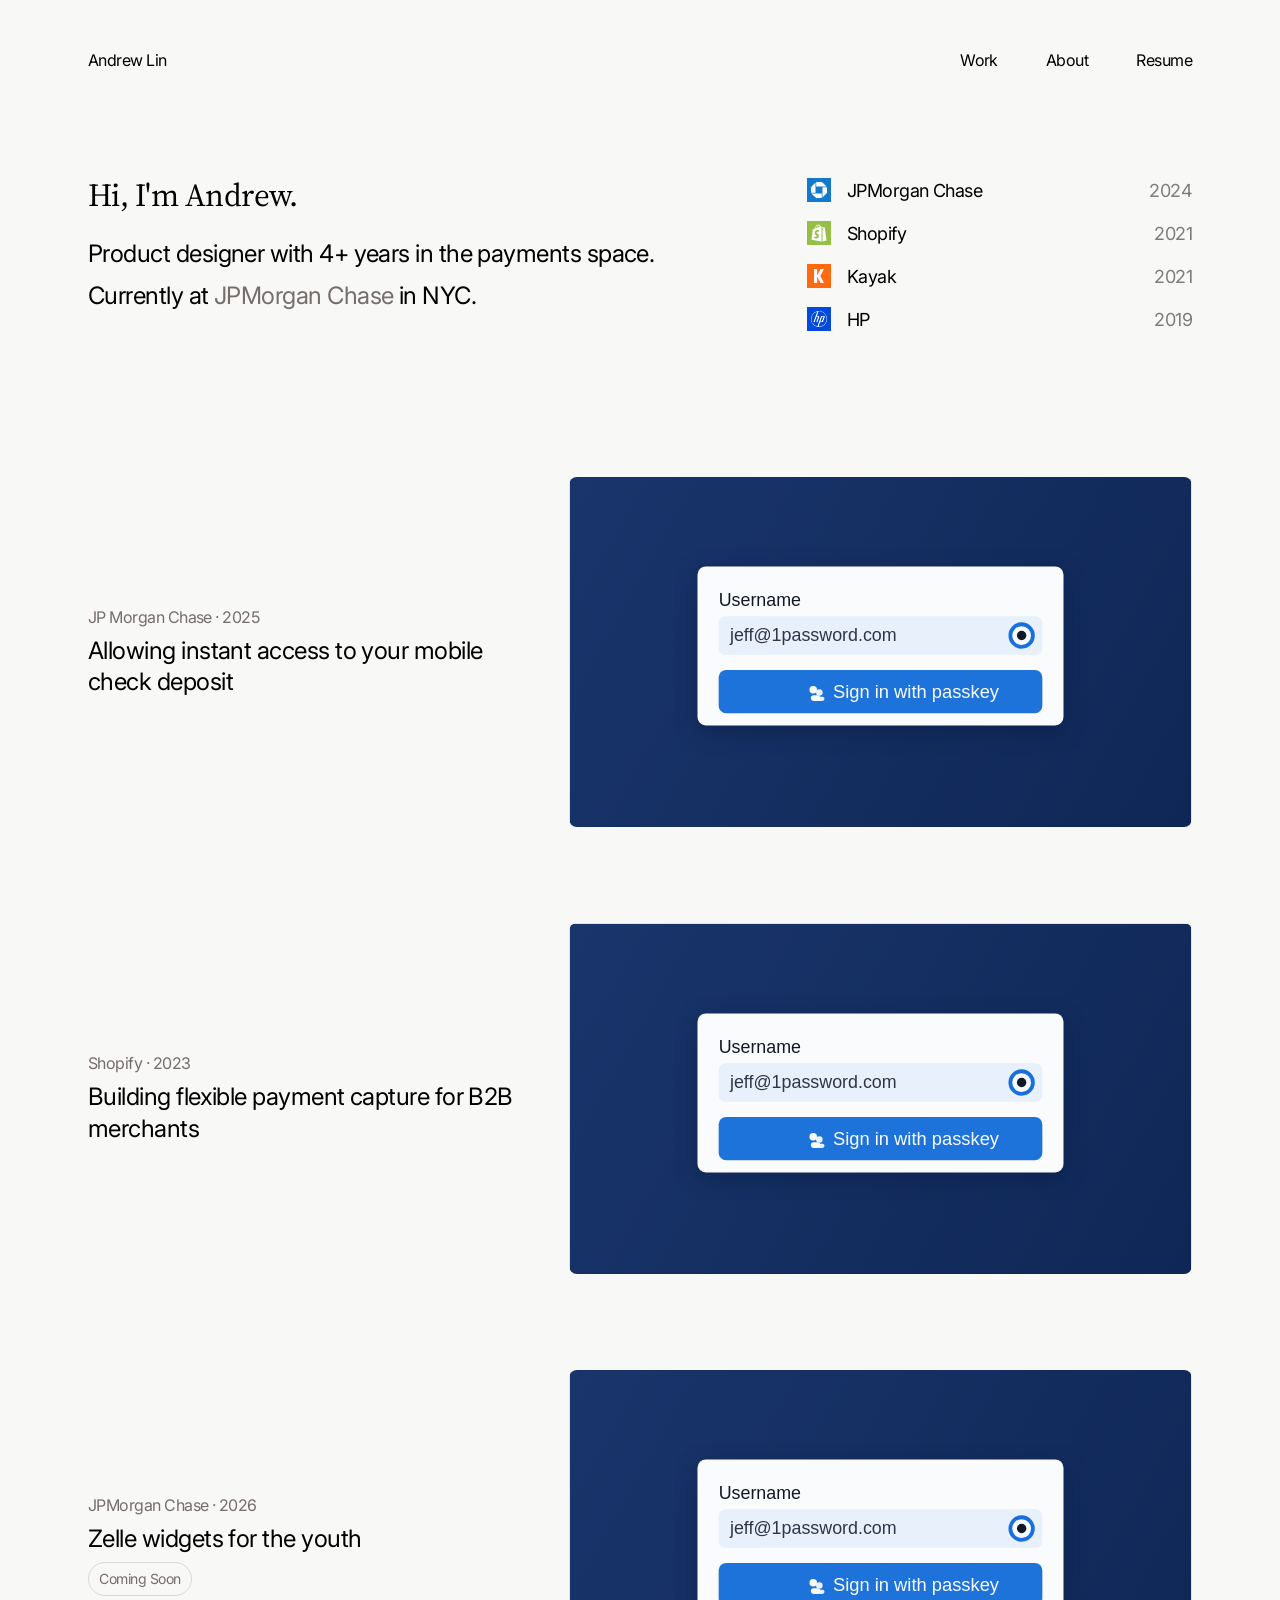
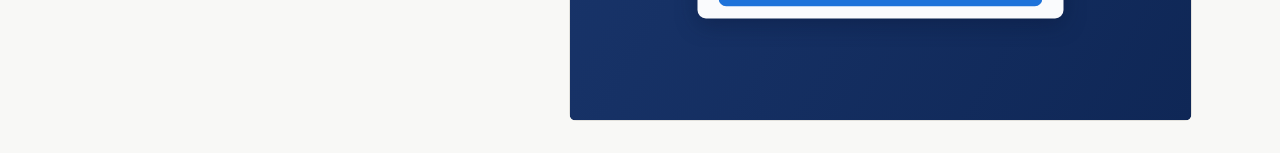
<file: index.html>
<!DOCTYPE html>
<html lang="en">
  <head>
    <meta charset="UTF-8">
    <meta name="viewport" content="width=device-width, initial-scale=1.0">
    <title>Andrew Lin | Product Designer</title>
    <meta name="description" content="Andrew Lin is a product designer focused on thoughtful, high-clarity experiences in the payments space.">
    <meta property="og:title" content="Andrew Lin | Product Designer">
    <meta property="og:description" content="Portfolio site for Andrew Lin, a product designer with experience across payments and commerce.">
    <meta property="og:type" content="website">
    <link rel="stylesheet" href="css/styles.css">
    <script defer src="js/main.js"></script>
  </head>
  <body>
    <a class="skip-link" href="#main-content">Skip to content</a>
    <div class="page-shell">
      <header class="site-header">
        <nav class="site-nav container-wide" aria-label="Primary">
          <a class="site-nav__home" href="./" aria-current="page">Andrew Lin</a>
          <div class="site-nav__links">
            <a class="site-nav__link" href="#work">Work</a>
            <a class="site-nav__link" href="about/">About</a>
            <a class="site-nav__link" href="assets/resume.pdf" target="_blank" rel="noreferrer">Resume</a>
          </div>
        </nav>
      </header>

      <main id="main-content" class="page-main">
        <section class="hero container-wide" data-reveal>
          <div class="hero__copy">
            <h1 class="display-title">Hi, I'm Andrew.</h1>
            <div class="hero__lede body-copy">
              <p>Product designer with 4+ years in the payments space.</p>
              <p>Currently at <span class="hero__highlight">JPMorgan Chase</span> in NYC.</p>
            </div>
          </div>
          <div class="hero__experience" aria-label="Experience timeline">
            <div class="experience-row">
              <div class="experience-row__brand">
                <span class="experience-icon experience-icon--jpmc" aria-hidden="true">
                  <img src="assets/svg/chase.svg" alt="">
                </span>
                <span>JPMorgan Chase</span>
              </div>
              <span class="experience-row__year">2024</span>
            </div>
            <div class="experience-row">
              <div class="experience-row__brand">
                <span class="experience-icon experience-icon--shopify" aria-hidden="true">
                  <img src="assets/svg/shopify.svg" alt="">
                </span>
                <span>Shopify</span>
              </div>
              <span class="experience-row__year">2021</span>
            </div>
            <div class="experience-row">
              <div class="experience-row__brand">
                <span class="experience-icon experience-icon--kayak" aria-hidden="true">
                  <img src="assets/svg/kayak.svg" alt="">
                </span>
                <span>Kayak</span>
              </div>
              <span class="experience-row__year">2021</span>
            </div>
            <div class="experience-row">
              <div class="experience-row__brand">
                <span class="experience-icon experience-icon--hp" aria-hidden="true">
                  <img src="assets/svg/hp.svg" alt="">
                </span>
                <span>HP</span>
              </div>
              <span class="experience-row__year">2019</span>
            </div>
          </div>
        </section>

        <section id="work" class="work-section container-wide" aria-labelledby="work-title">
          <h2 id="work-title" class="visually-hidden">Selected work</h2>
          <a class="work-card" href="case-studies/jpmc/" data-reveal>
            <div class="work-card__copy">
              <p class="eyebrow">JP Morgan Chase · 2025</p>
              <p class="section-title">Allowing instant access to your mobile check deposit</p>
            </div>
            <div class="media-placeholder work-card__media" role="img" aria-label="Placeholder cover for the JPMorgan Chase case study"></div>
          </a>

          <a class="work-card" href="case-studies/shopify/" data-reveal>
            <div class="work-card__copy">
              <p class="eyebrow">Shopify · 2023</p>
              <p class="section-title">Building flexible payment capture for B2B merchants</p>
            </div>
            <div class="media-placeholder work-card__media" role="img" aria-label="Placeholder cover for the Shopify case study"></div>
          </a>

          <article class="work-card work-card--wip" aria-labelledby="zelle-title" data-reveal>
            <div class="work-card__copy">
              <p class="eyebrow">JPMorgan Chase · 2026</p>
              <p id="zelle-title" class="section-title">Zelle widgets for the youth</p>
              <span class="status-pill">Coming Soon</span>
            </div>
            <div class="media-placeholder work-card__media" role="img" aria-label="Placeholder cover for an upcoming Zelle case study"></div>
          </article>
        </section>
      </main>

    </div>
  </body>
</html>
</file>
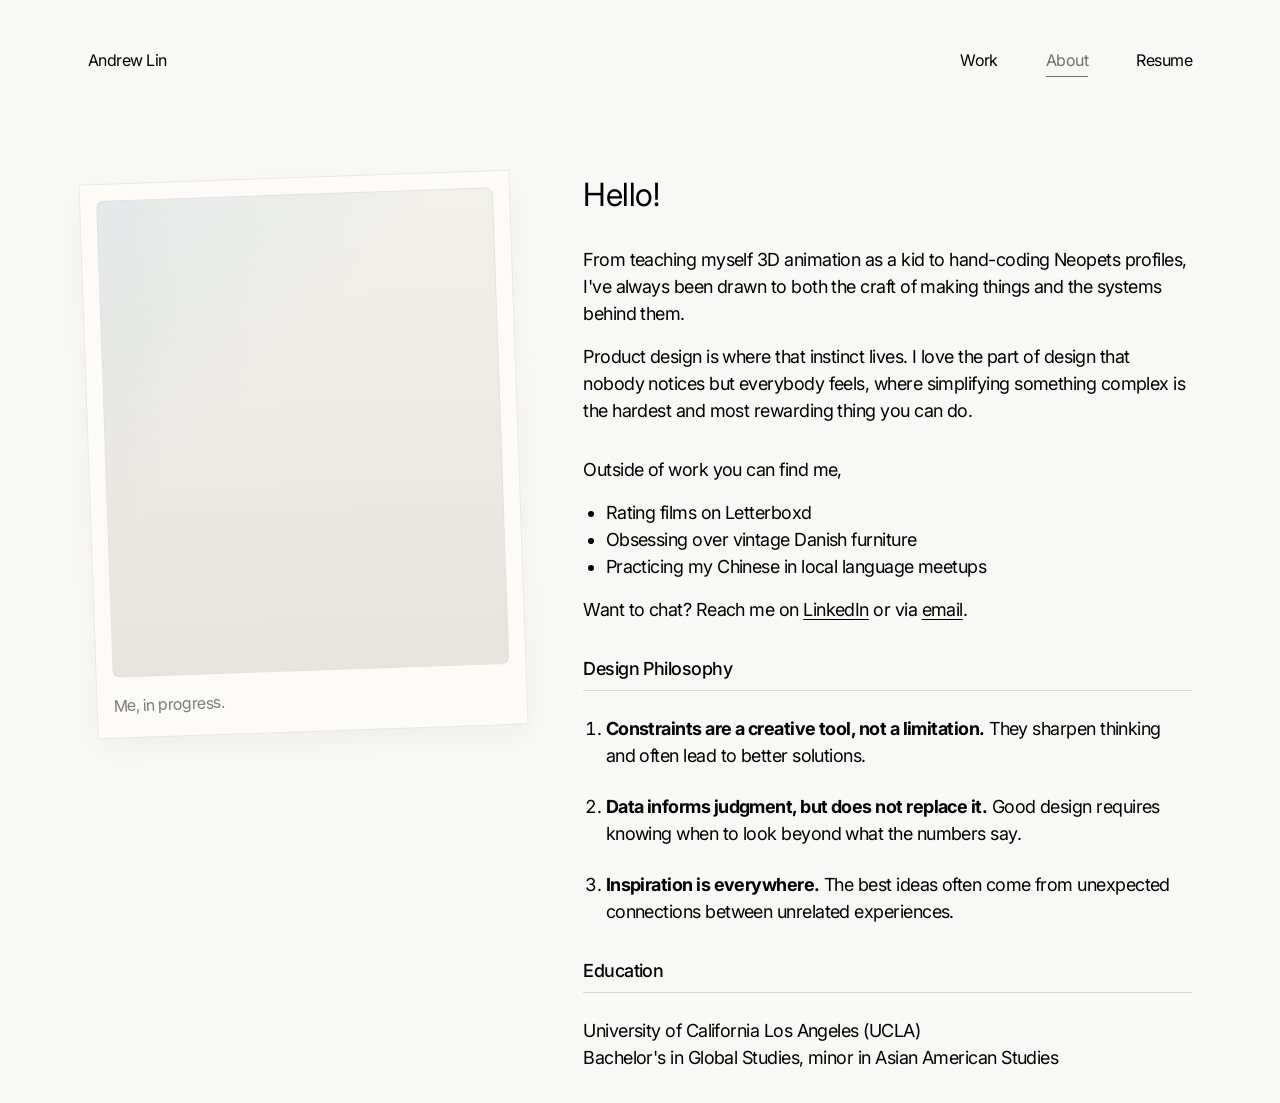
<file: about/index.html>
<!DOCTYPE html>
<html lang="en">
  <head>
    <meta charset="UTF-8">
    <meta name="viewport" content="width=device-width, initial-scale=1.0">
    <title>About | Andrew Lin</title>
    <meta name="description" content="Learn more about Andrew Lin, his design philosophy, background, and what shapes his practice.">
    <meta property="og:title" content="About | Andrew Lin">
    <meta property="og:description" content="The background, philosophy, and personal context behind Andrew Lin's design practice.">
    <meta property="og:type" content="website">
    <link rel="stylesheet" href="../css/styles.css">
    <script defer src="../js/main.js"></script>
  </head>
  <body>
    <a class="skip-link" href="#main-content">Skip to content</a>
    <div class="page-shell">
      <header class="site-header">
        <nav class="site-nav container-wide" aria-label="Primary">
          <a class="site-nav__home" href="../">Andrew Lin</a>
          <div class="site-nav__links">
            <a class="site-nav__link" href="../#work">Work</a>
            <a class="site-nav__link" href="./" aria-current="page">About</a>
            <a class="site-nav__link" href="../assets/resume.pdf" target="_blank" rel="noreferrer">Resume</a>
          </div>
        </nav>
      </header>

      <main id="main-content" class="page-main">
        <article class="about-page container-wide">
          <aside class="about-page__media" data-reveal>
            <figure class="polaroid" role="img" aria-label="Portrait placeholder for Andrew Lin">
              <div class="media-placeholder media-placeholder--portrait"></div>
              <figcaption class="polaroid__caption">Me, in progress.</figcaption>
            </figure>
          </aside>

          <div class="about-page__content">
            <section class="about-section" data-reveal>
              <h1 class="page-title">Hello!</h1>
            </section>

            <section class="about-section about-section--copy" data-reveal>
              <p class="body-copy">From teaching myself 3D animation as a kid to hand-coding Neopets profiles, I've always been drawn to both the craft of making things and the systems behind them.</p>
              <p class="body-copy">Product design is where that instinct lives. I love the part of design that nobody notices but everybody feels, where simplifying something complex is the hardest and most rewarding thing you can do.</p>
            </section>

            <section class="about-section" data-reveal>
              <div class="body-copy about-rich-text">
                <p>Outside of work you can find me,</p>
                <ul>
                  <li>Rating films on Letterboxd</li>
                  <li>Obsessing over vintage Danish furniture</li>
                  <li>Practicing my Chinese in local language meetups</li>
                </ul>
                <p>Want to chat? Reach me on <a class="inline-link" href="#">LinkedIn</a> or via <a class="inline-link" href="#">email</a>.</p>
              </div>
            </section>

            <section class="about-section" aria-labelledby="design-philosophy" data-reveal>
              <div class="about-section__heading-group">
                <h2 id="design-philosophy" class="about-section__heading">Design Philosophy</h2>
                <div class="section-divider"></div>
              </div>
              <ol class="philosophy-list body-copy">
                <li><strong>Constraints are a creative tool, not a limitation.</strong> They sharpen thinking and often lead to better solutions.</li>
                <li><strong>Data informs judgment, but does not replace it.</strong> Good design requires knowing when to look beyond what the numbers say.</li>
                <li><strong>Inspiration is everywhere.</strong> The best ideas often come from unexpected connections between unrelated experiences.</li>
              </ol>
            </section>

            <section class="about-section" aria-labelledby="education" data-reveal>
              <div class="about-section__heading-group">
                <h2 id="education" class="about-section__heading">Education</h2>
                <div class="section-divider"></div>
              </div>
              <div class="body-copy">
                <p>University of California Los Angeles (UCLA)</p>
                <p>Bachelor's in Global Studies, minor in Asian American Studies</p>
              </div>
            </section>
          </div>
        </article>
      </main>
    </div>
  </body>
</html>
</file>
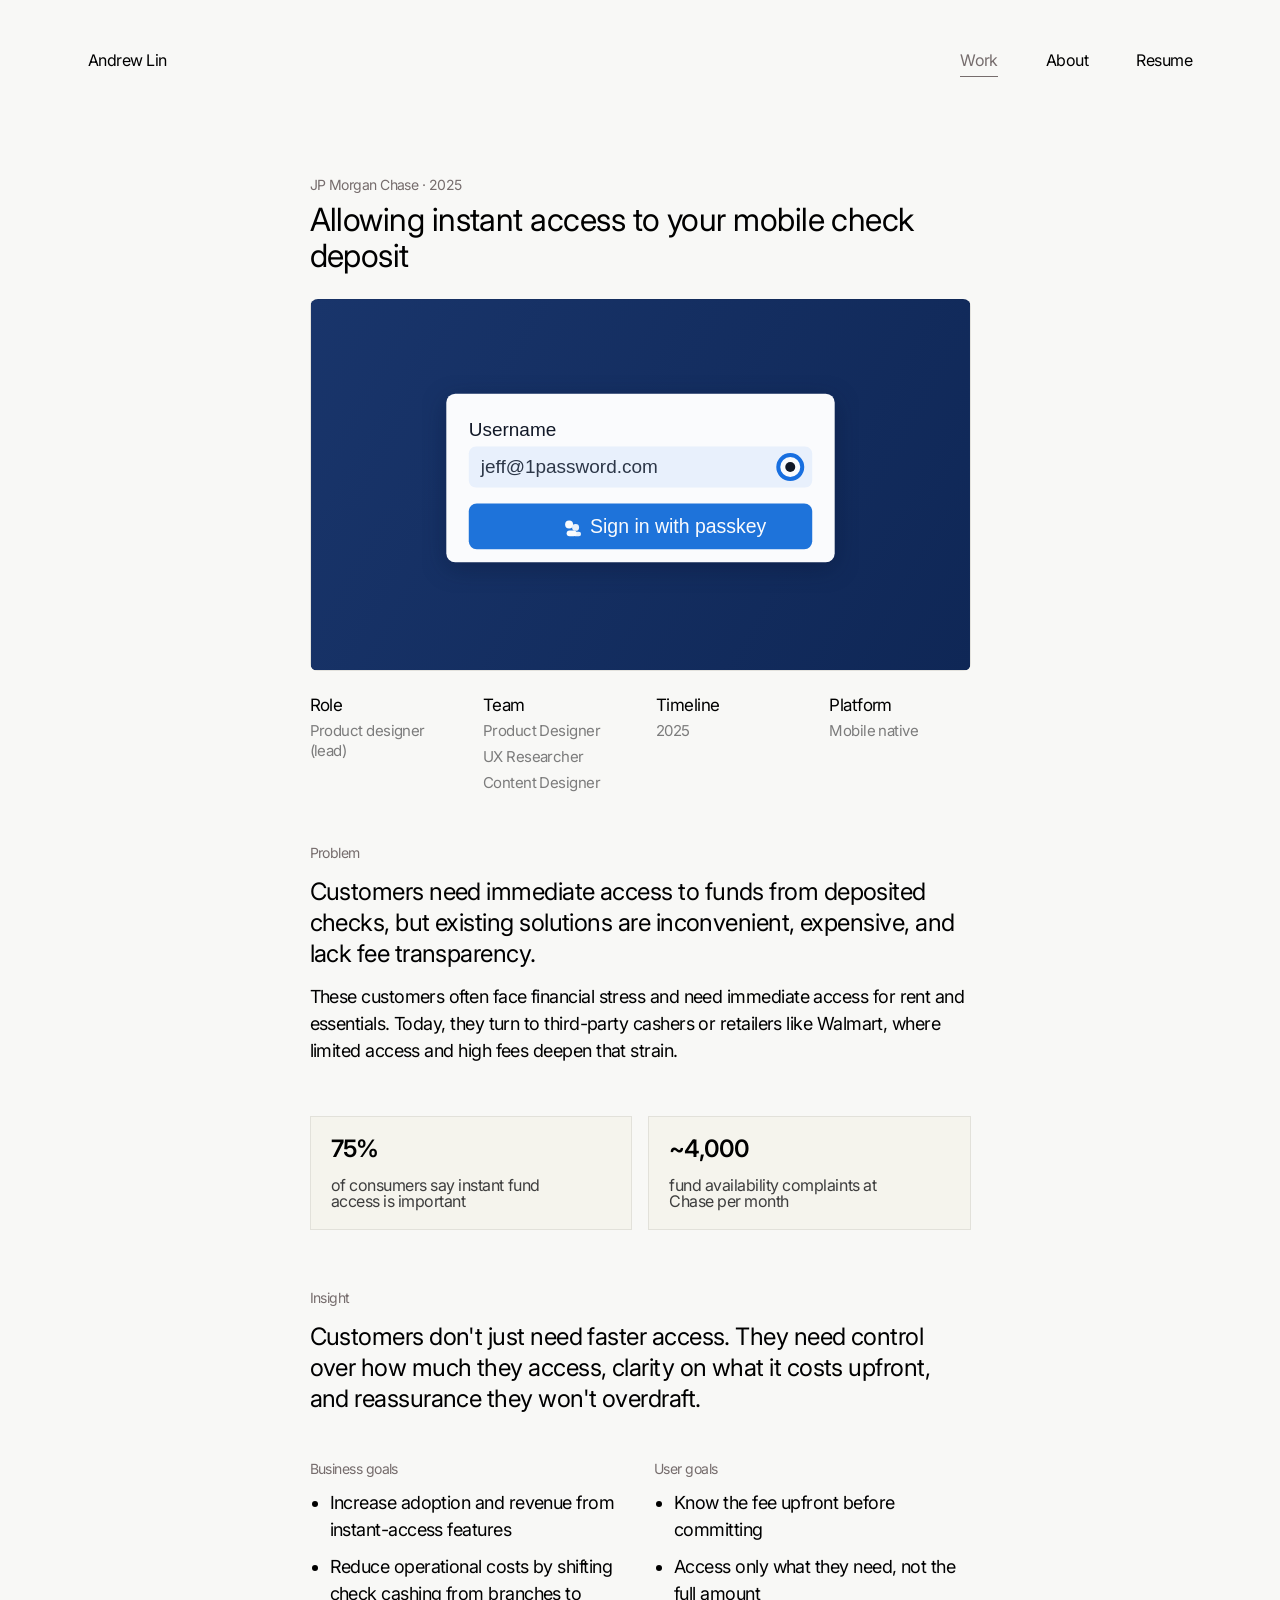
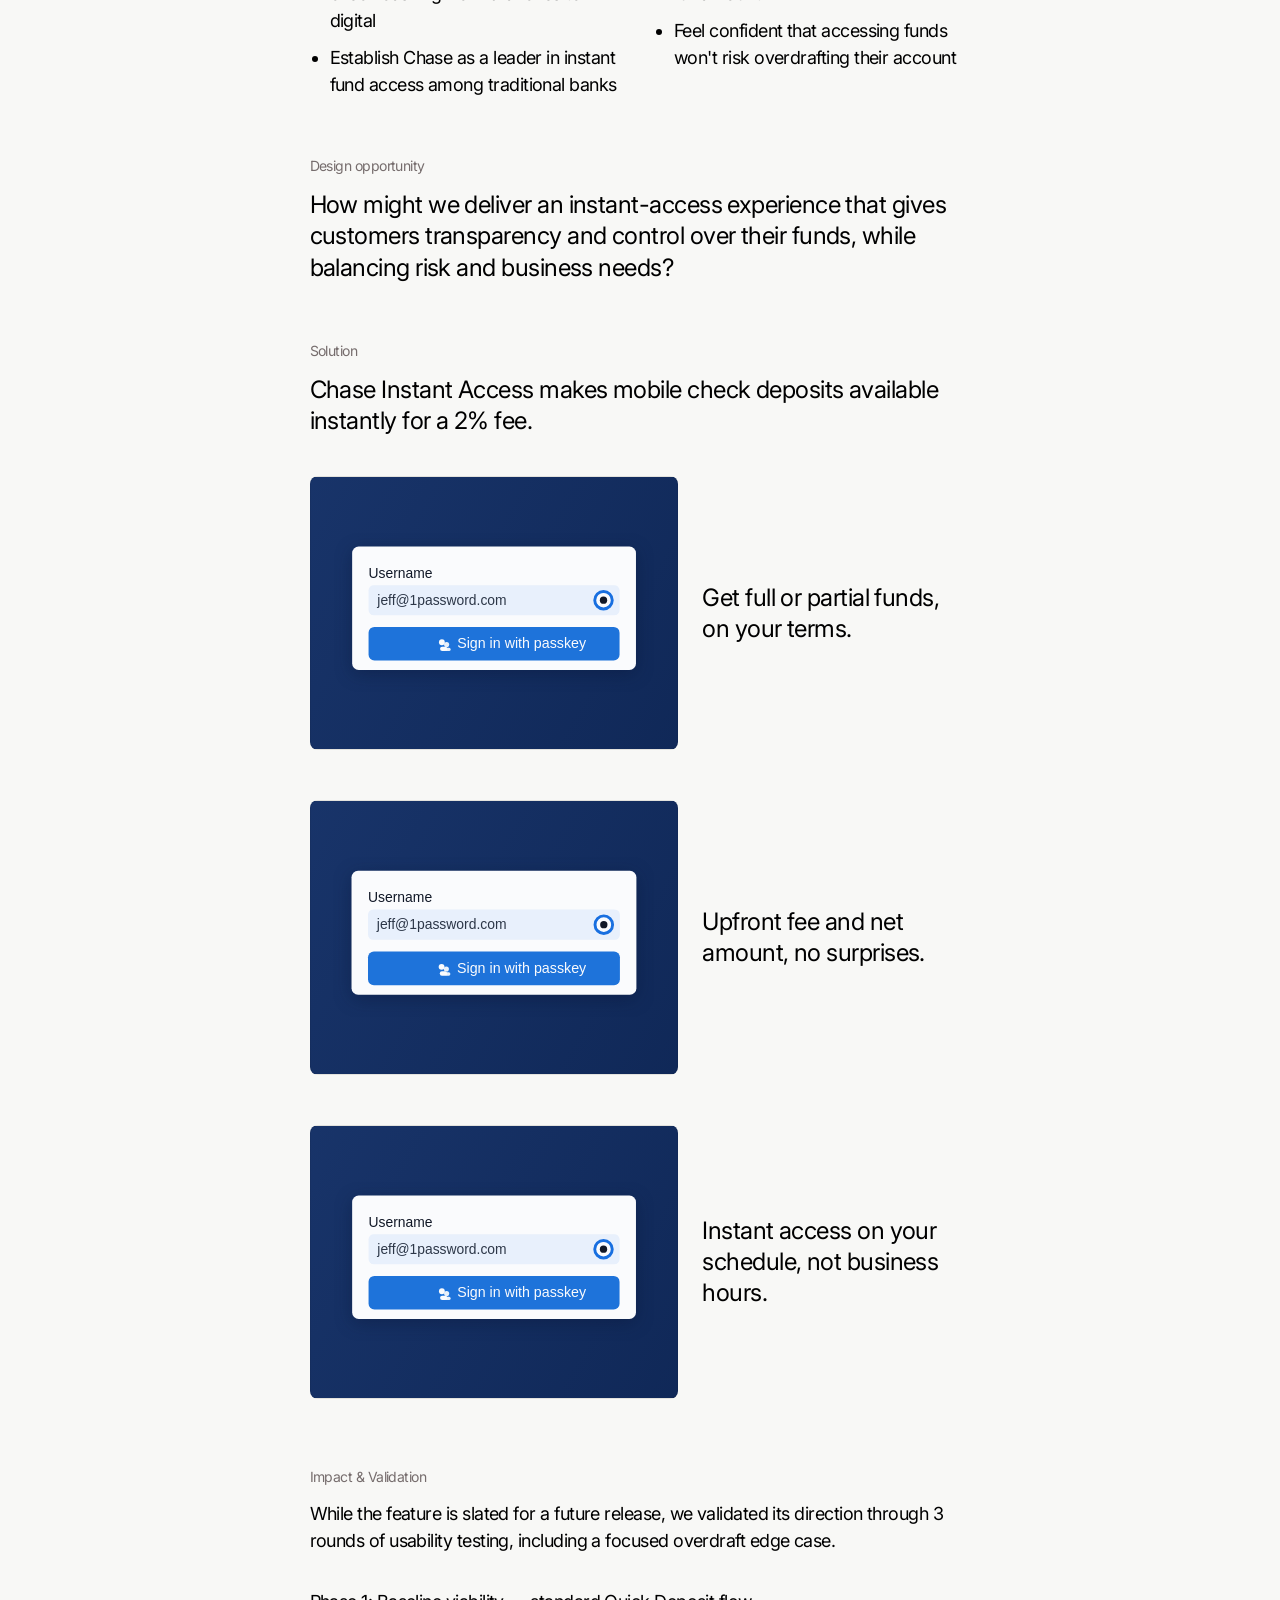
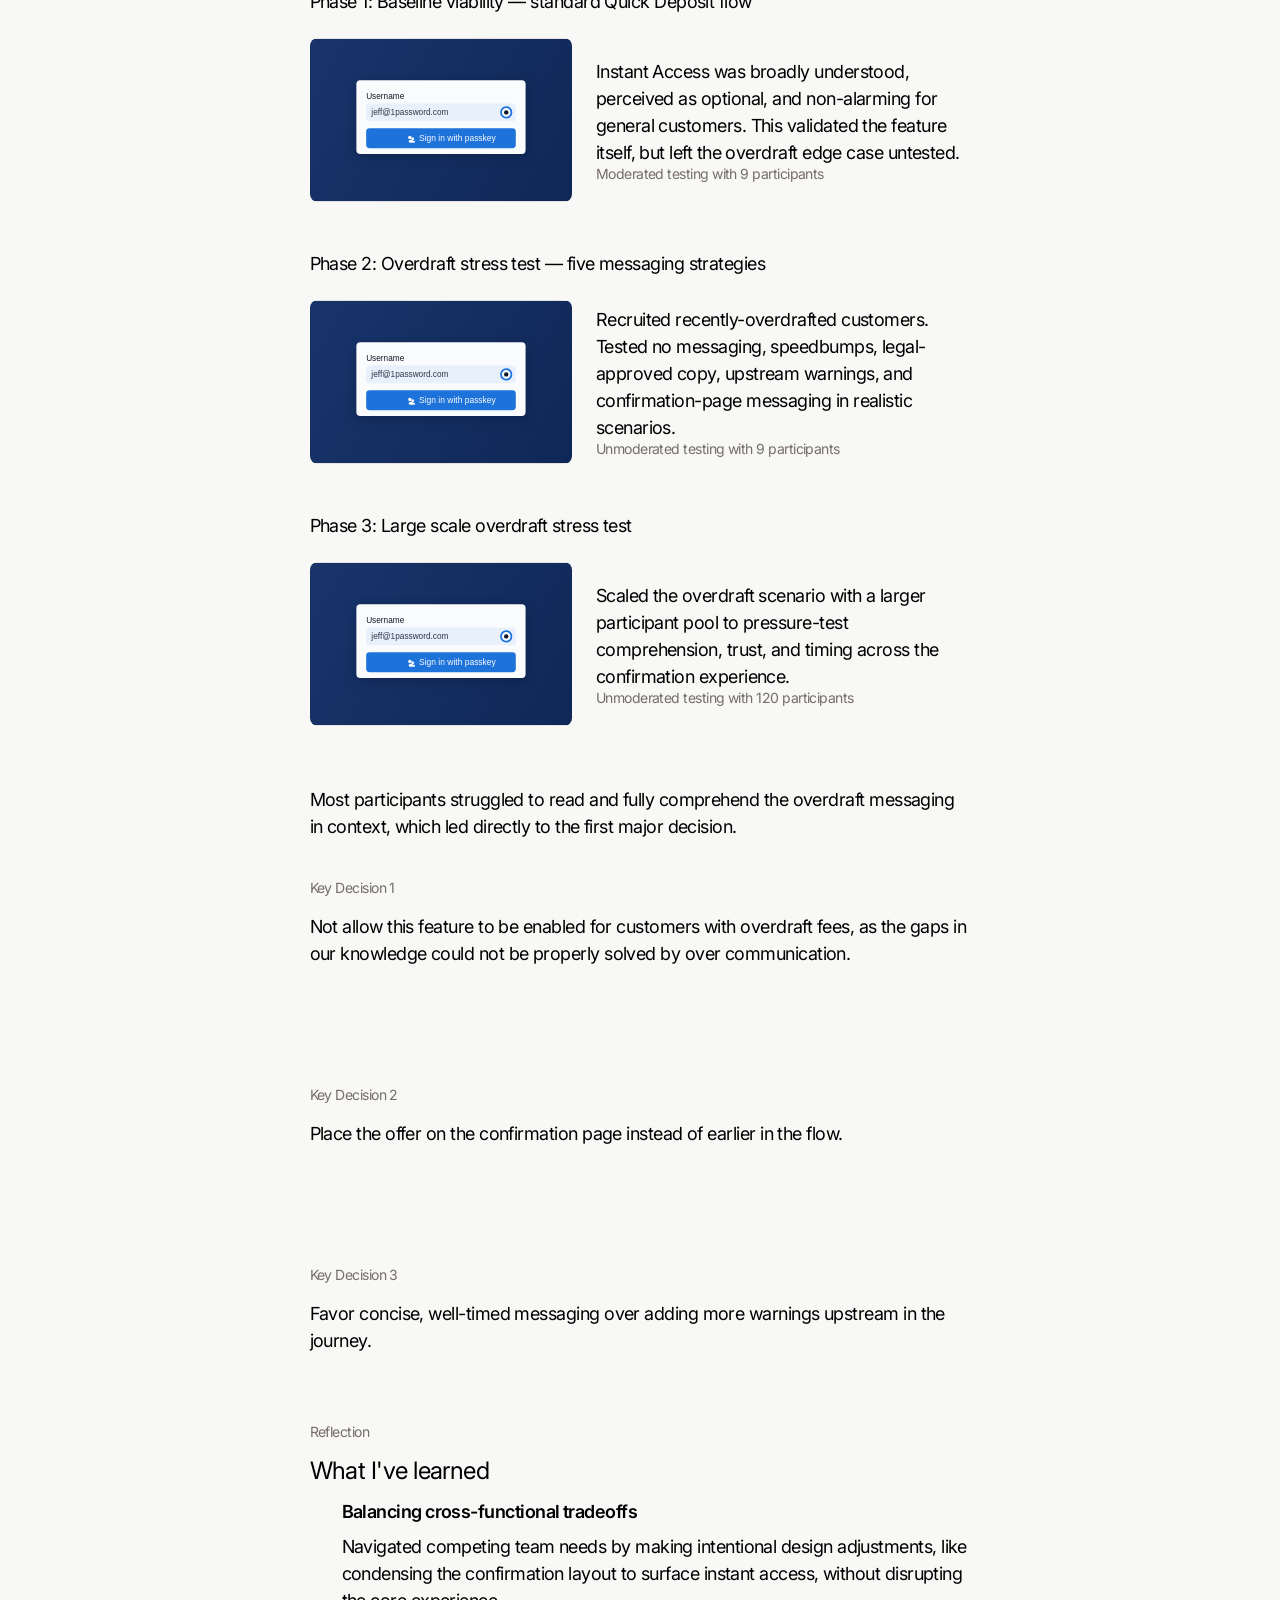
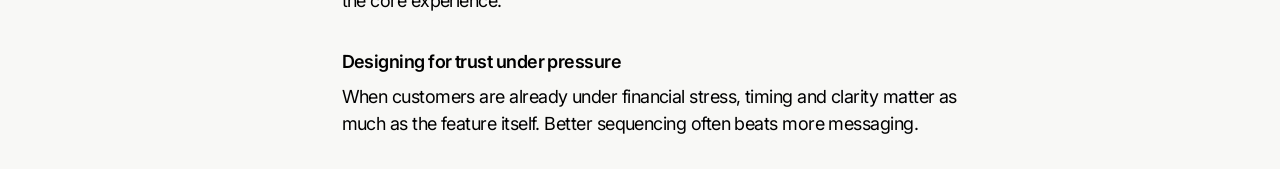
<file: case-studies/jpmc/index.html>
<!DOCTYPE html>
<html lang="en">
  <head>
    <meta charset="UTF-8">
    <meta name="viewport" content="width=device-width, initial-scale=1.0">
    <title>JPMorgan Chase Case Study | Andrew Lin</title>
    <meta name="description" content="A case study on designing instant access to mobile check deposits at JPMorgan Chase.">
    <meta property="og:title" content="JPMorgan Chase Case Study | Andrew Lin">
    <meta property="og:description" content="How Andrew Lin designed a clearer, more flexible instant-access experience for mobile check deposit.">
    <meta property="og:type" content="article">
    <link rel="stylesheet" href="../../css/styles.css">
    <script defer src="../../js/main.js"></script>
  </head>
  <body>
    <a class="skip-link" href="#main-content">Skip to content</a>
    <div class="page-shell">
      <header class="site-header">
        <nav class="site-nav container-wide" aria-label="Primary">
          <a class="site-nav__home" href="../../">Andrew Lin</a>
          <div class="site-nav__links">
            <a class="site-nav__link" href="../../#work" aria-current="page">Work</a>
            <a class="site-nav__link" href="../../about/">About</a>
            <a class="site-nav__link" href="../../assets/resume.pdf" target="_blank" rel="noreferrer">Resume</a>
          </div>
        </nav>
      </header>

      <main id="main-content" class="page-main">
        <article class="case-study case-study--jpmc container-narrow">
          <header class="cs-header" data-reveal>
            <p class="eyebrow">JP Morgan Chase · 2025</p>
            <h1 class="page-title">Allowing instant access to your mobile check deposit</h1>
          </header>

          <section class="cs-hero" data-reveal>
            <div class="media-placeholder media-placeholder--hero" role="img" aria-label="Placeholder mobile deposit hero image"></div>
          </section>

          <section class="cs-details" aria-label="Project details" data-reveal>
            <div class="cs-detail">
              <p class="eyebrow">Role</p>
              <p>Product designer (lead)</p>
            </div>
            <div class="cs-detail">
              <p class="eyebrow">Team</p>
              <p>Product Designer</p>
              <p>UX Researcher</p>
              <p>Content Designer</p>
            </div>
            <div class="cs-detail">
              <p class="eyebrow">Timeline</p>
              <p>2025</p>
            </div>
            <div class="cs-detail">
              <p class="eyebrow">Platform</p>
              <p>Mobile native</p>
            </div>
          </section>

          <section class="section-block section-block--problem" data-reveal>
            <p class="eyebrow">Problem</p>
            <h2 class="statement">Customers need immediate access to funds from deposited checks, but existing solutions are inconvenient, expensive, and lack fee transparency.</h2>
            <p class="body-copy">These customers often face financial stress and need immediate access for rent and essentials. Today, they turn to third-party cashers or retailers like Walmart, where limited access and high fees deepen that strain.</p>
          </section>

          <section class="stat-pair" aria-label="Key statistics" data-reveal>
            <article class="stat-card">
              <p class="stat-card__value">75%</p>
              <p class="stat-card__description">of consumers say instant fund<br>access is important</p>
            </article>
            <article class="stat-card">
              <p class="stat-card__value">~4,000</p>
              <p class="stat-card__description">fund availability complaints at<br>Chase per month</p>
            </article>
          </section>

          <section class="section-block section-block--insight" data-reveal>
            <p class="eyebrow">Insight</p>
            <h2 class="statement">Customers don't just need faster access. They need control over how much they access, clarity on what it costs upfront, and reassurance they won't overdraft.</h2>
          </section>

          <section class="split-columns split-columns--goals" data-reveal>
            <article class="split-card">
              <p class="eyebrow">Business goals</p>
              <ul class="body-copy split-card__list">
                <li>Increase adoption and revenue from instant-access features</li>
                <li>Reduce operational costs by shifting check cashing from branches to digital</li>
                <li>Establish Chase as a leader in instant fund access among traditional banks</li>
              </ul>
            </article>
            <article class="split-card">
              <p class="eyebrow">User goals</p>
              <ul class="body-copy split-card__list">
                <li>Know the fee upfront before committing</li>
                <li>Access only what they need, not the full amount</li>
                <li>Feel confident that accessing funds won't risk overdrafting their account</li>
              </ul>
            </article>
          </section>

          <section class="section-block section-block--opportunity" data-reveal>
            <p class="eyebrow">Design opportunity</p>
            <h2 class="statement">How might we deliver an instant-access experience that gives customers transparency and control over their funds, while balancing risk and business needs?</h2>
          </section>

          <section class="section-block section-block--solution" data-reveal>
            <p class="eyebrow">Solution</p>
            <h2 class="statement">Chase Instant Access makes mobile check deposits available instantly for a 2% fee.</h2>
          </section>

          <section class="feature-stack feature-stack--jpmc" aria-label="Solution highlights">
            <article class="feature-row" data-reveal>
              <div class="media-placeholder media-placeholder--feature" role="img" aria-label="Placeholder showing partial fund selection"></div>
              <div>
                <h2 class="section-title">Get full or partial funds, on your terms.</h2>
              </div>
            </article>
            <article class="feature-row" data-reveal>
              <div class="media-placeholder media-placeholder--feature" role="img" aria-label="Placeholder showing fee transparency"></div>
              <div>
                <h2 class="section-title">Upfront fee and net amount, no surprises.</h2>
              </div>
            </article>
            <article class="feature-row" data-reveal>
              <div class="media-placeholder media-placeholder--feature" role="img" aria-label="Placeholder showing instant access timing"></div>
              <div>
                <h2 class="section-title">Instant access on your schedule, not business hours.</h2>
              </div>
            </article>
          </section>

          <section class="section-block section-block--impact" data-reveal>
            <p class="eyebrow">Impact &amp; Validation</p>
            <p class="body-copy">While the feature is slated for a future release, we validated its direction through 3 rounds of usability testing, including a focused overdraft edge case.</p>
          </section>

          <section class="research-stack research-stack--jpmc" aria-label="Research phases">
            <article class="research-phase" data-reveal>
              <p class="section-label">Phase 1: Baseline viability — standard Quick Deposit flow</p>
              <div class="research-row">
                <div class="media-placeholder media-placeholder--research" role="img" aria-label="Placeholder for phase one testing screenshot"></div>
                <div>
                  <p class="body-copy">Instant Access was broadly understood, perceived as optional, and non-alarming for general customers. This validated the feature itself, but left the overdraft edge case untested.</p>
                  <p class="eyebrow">Moderated testing with 9 participants</p>
                </div>
              </div>
            </article>
            <article class="research-phase" data-reveal>
              <p class="section-label">Phase 2: Overdraft stress test — five messaging strategies</p>
              <div class="research-row">
                <div class="media-placeholder media-placeholder--research" role="img" aria-label="Placeholder for phase two testing screenshot"></div>
                <div>
                  <p class="body-copy">Recruited recently-overdrafted customers. Tested no messaging, speedbumps, legal-approved copy, upstream warnings, and confirmation-page messaging in realistic scenarios.</p>
                  <p class="eyebrow">Unmoderated testing with 9 participants</p>
                </div>
              </div>
            </article>
            <article class="research-phase" data-reveal>
              <p class="section-label">Phase 3: Large scale overdraft stress test</p>
              <div class="research-row">
                <div class="media-placeholder media-placeholder--research" role="img" aria-label="Placeholder for phase three testing screenshot"></div>
                <div>
                  <p class="body-copy">Scaled the overdraft scenario with a larger participant pool to pressure-test comprehension, trust, and timing across the confirmation experience.</p>
                  <p class="eyebrow">Unmoderated testing with 120 participants</p>
                </div>
              </div>
            </article>
          </section>

          <section class="section-block section-block--decision-intro" data-reveal>
            <p class="body-copy">Most participants struggled to read and fully comprehend the overdraft messaging in context, which led directly to the first major decision.</p>
          </section>

          <section class="decision-stack decision-stack--jpmc" aria-label="Key decisions">
            <article class="section-block" data-reveal>
              <p class="eyebrow">Key Decision 1</p>
              <p class="body-copy">Not allow this feature to be enabled for customers with overdraft fees, as the gaps in our knowledge could not be properly solved by over communication.</p>
            </article>
            <article class="section-block" data-reveal>
              <p class="eyebrow">Key Decision 2</p>
              <p class="body-copy">Place the offer on the confirmation page instead of earlier in the flow.</p>
            </article>
            <article class="section-block" data-reveal>
              <p class="eyebrow">Key Decision 3</p>
              <p class="body-copy">Favor concise, well-timed messaging over adding more warnings upstream in the journey.</p>
            </article>
          </section>

          <section class="section-block section-block--reflection" data-reveal>
            <p class="eyebrow">Reflection</p>
            <h2 class="statement">What I've learned</h2>
            <ol class="reflection-list reflection-list--ordered">
              <li class="reflection-item">
                <p class="reflection-item__title">Balancing cross-functional tradeoffs</p>
                <p class="body-copy">Navigated competing team needs by making intentional design adjustments, like condensing the confirmation layout to surface instant access, without disrupting the core experience.</p>
              </li>
              <li class="reflection-item">
                <p class="reflection-item__title">Designing for trust under pressure</p>
                <p class="body-copy">When customers are already under financial stress, timing and clarity matter as much as the feature itself. Better sequencing often beats more messaging.</p>
              </li>
            </ol>
          </section>
        </article>
      </main>
    </div>
  </body>
</html>
</file>
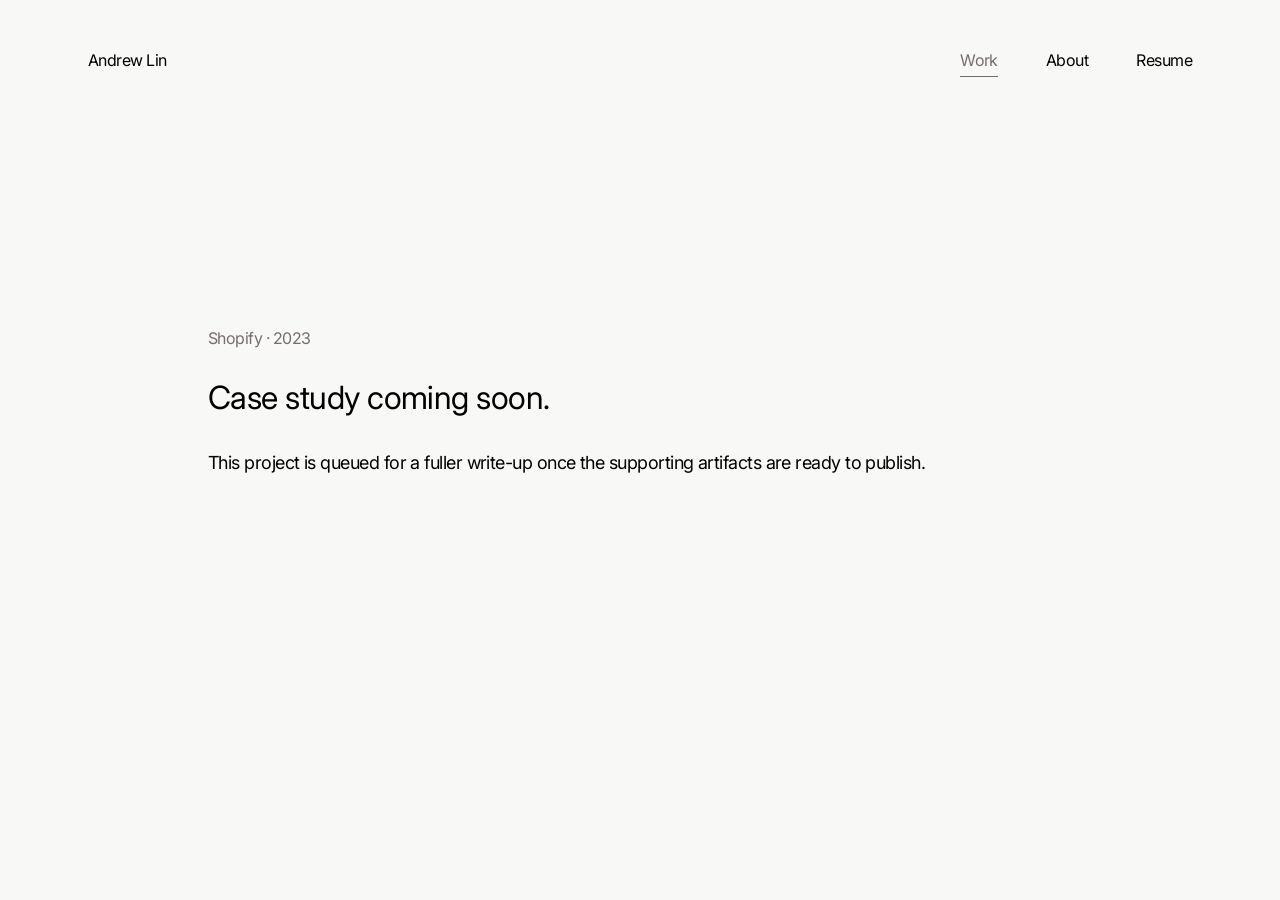
<file: case-studies/shopify/index.html>
<!DOCTYPE html>
<html lang="en">
  <head>
    <meta charset="UTF-8">
    <meta name="viewport" content="width=device-width, initial-scale=1.0">
    <title>Shopify Case Study | Andrew Lin</title>
    <meta name="description" content="A placeholder page for an upcoming Shopify case study by Andrew Lin.">
    <meta property="og:title" content="Shopify Case Study | Andrew Lin">
    <meta property="og:description" content="A placeholder page for an upcoming Shopify case study by Andrew Lin.">
    <meta property="og:type" content="article">
    <link rel="stylesheet" href="../../css/styles.css">
    <script defer src="../../js/main.js"></script>
  </head>
  <body>
    <a class="skip-link" href="#main-content">Skip to content</a>
    <div class="page-shell">
      <header class="site-header">
        <nav class="site-nav container-wide" aria-label="Primary">
          <a class="site-nav__home" href="../../">Andrew Lin</a>
          <div class="site-nav__links">
            <a class="site-nav__link" href="../../#work" aria-current="page">Work</a>
            <a class="site-nav__link" href="../../about/">About</a>
            <a class="site-nav__link" href="../../assets/resume.pdf" target="_blank" rel="noreferrer">Resume</a>
          </div>
        </nav>
      </header>

      <main id="main-content" class="page-main">
        <section class="placeholder-page container-narrow" data-reveal>
          <p class="eyebrow">Shopify · 2023</p>
          <h1 class="page-title">Case study coming soon.</h1>
          <p class="body-copy">This project is queued for a fuller write-up once the supporting artifacts are ready to publish.</p>
        </section>
      </main>
    </div>
  </body>
</html>
</file>
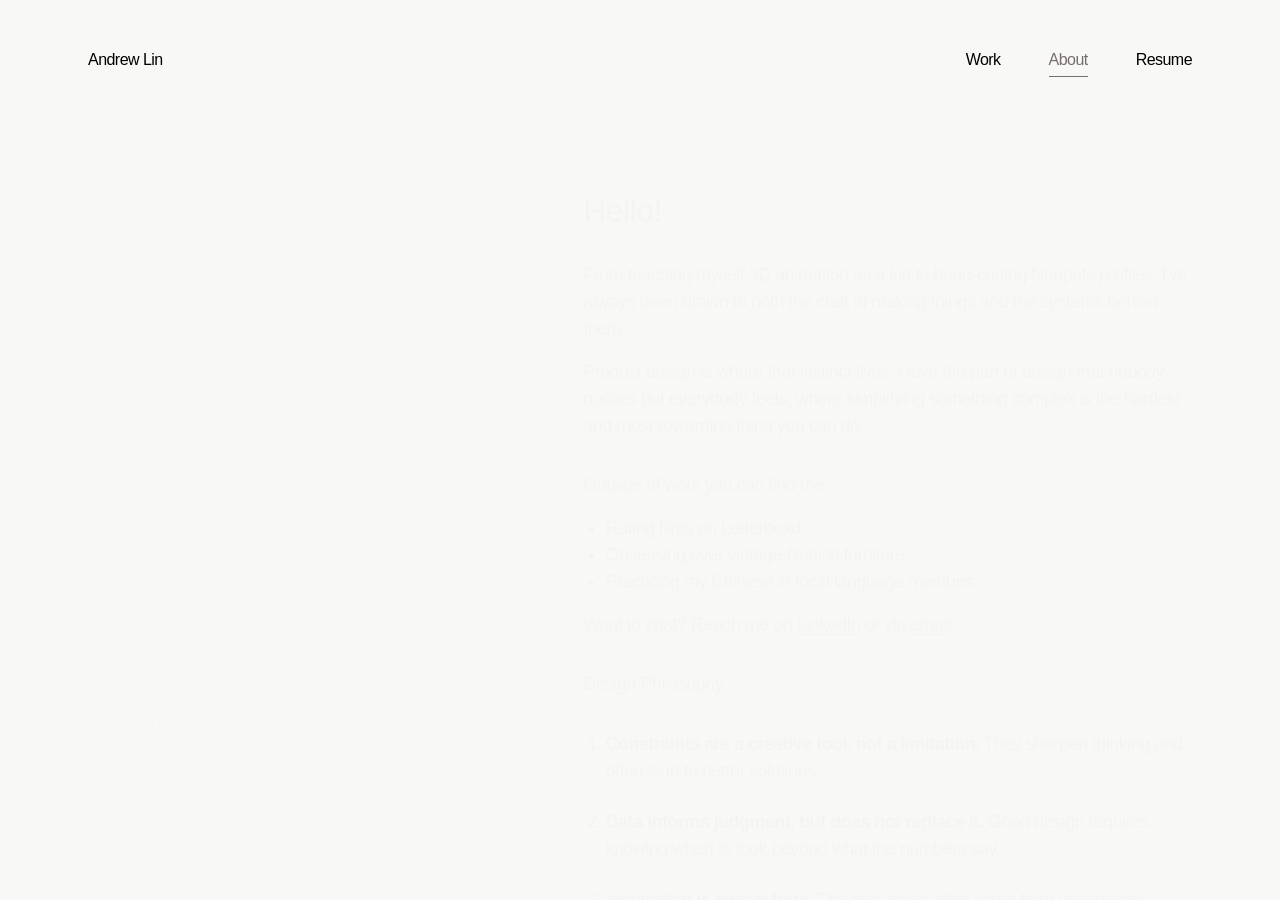
<file: about.html>
<!DOCTYPE html>
<html lang="en">
  <head>
    <meta charset="UTF-8">
    <meta http-equiv="refresh" content="0; url=about/">
    <meta name="robots" content="noindex">
    <title>Redirecting...</title>
    <link rel="canonical" href="about/">
  </head>
  <body>
    <p>Redirecting to <a href="about/">about/</a>...</p>
  </body>
</html>
</file>
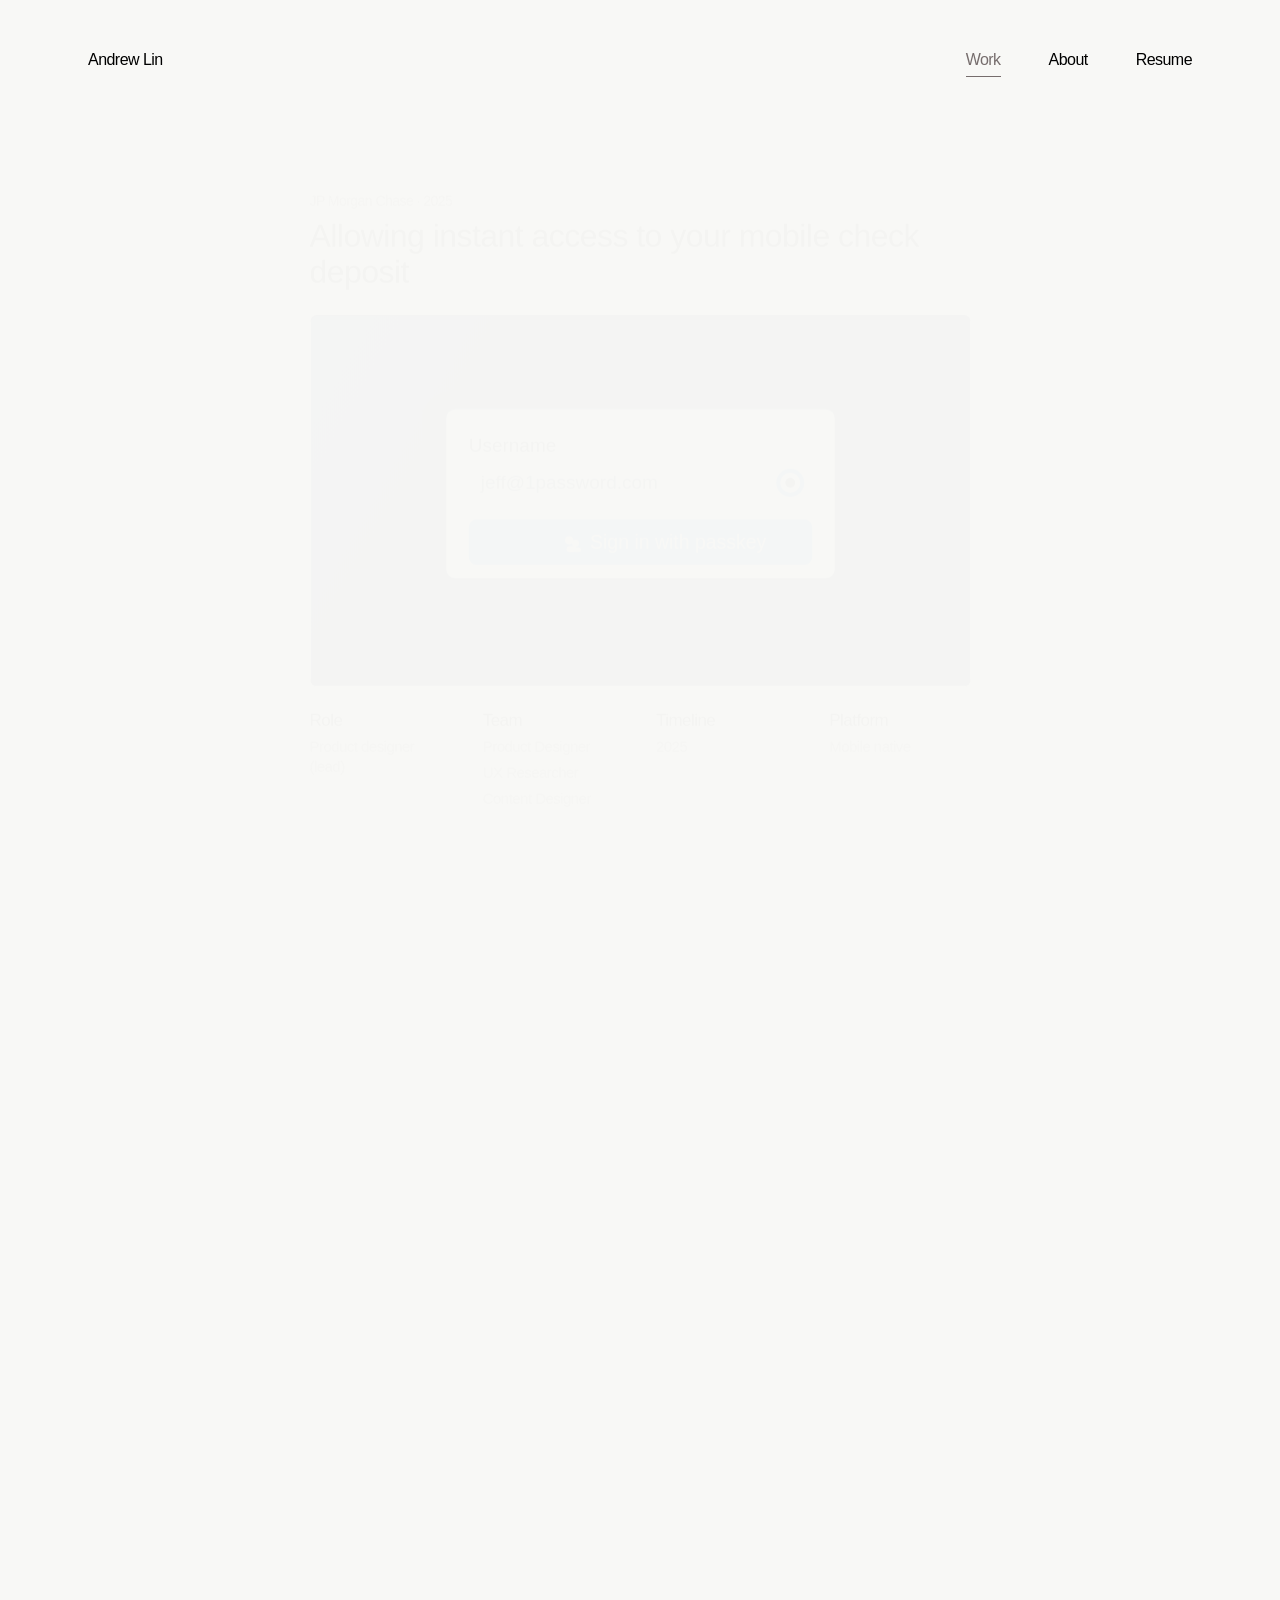
<file: case-studies/jpmc.html>
<!DOCTYPE html>
<html lang="en">
  <head>
    <meta charset="UTF-8">
    <meta http-equiv="refresh" content="0; url=jpmc/">
    <meta name="robots" content="noindex">
    <title>Redirecting...</title>
    <link rel="canonical" href="jpmc/">
  </head>
  <body>
    <p>Redirecting to <a href="jpmc/">jpmc/</a>...</p>
  </body>
</html>
</file>
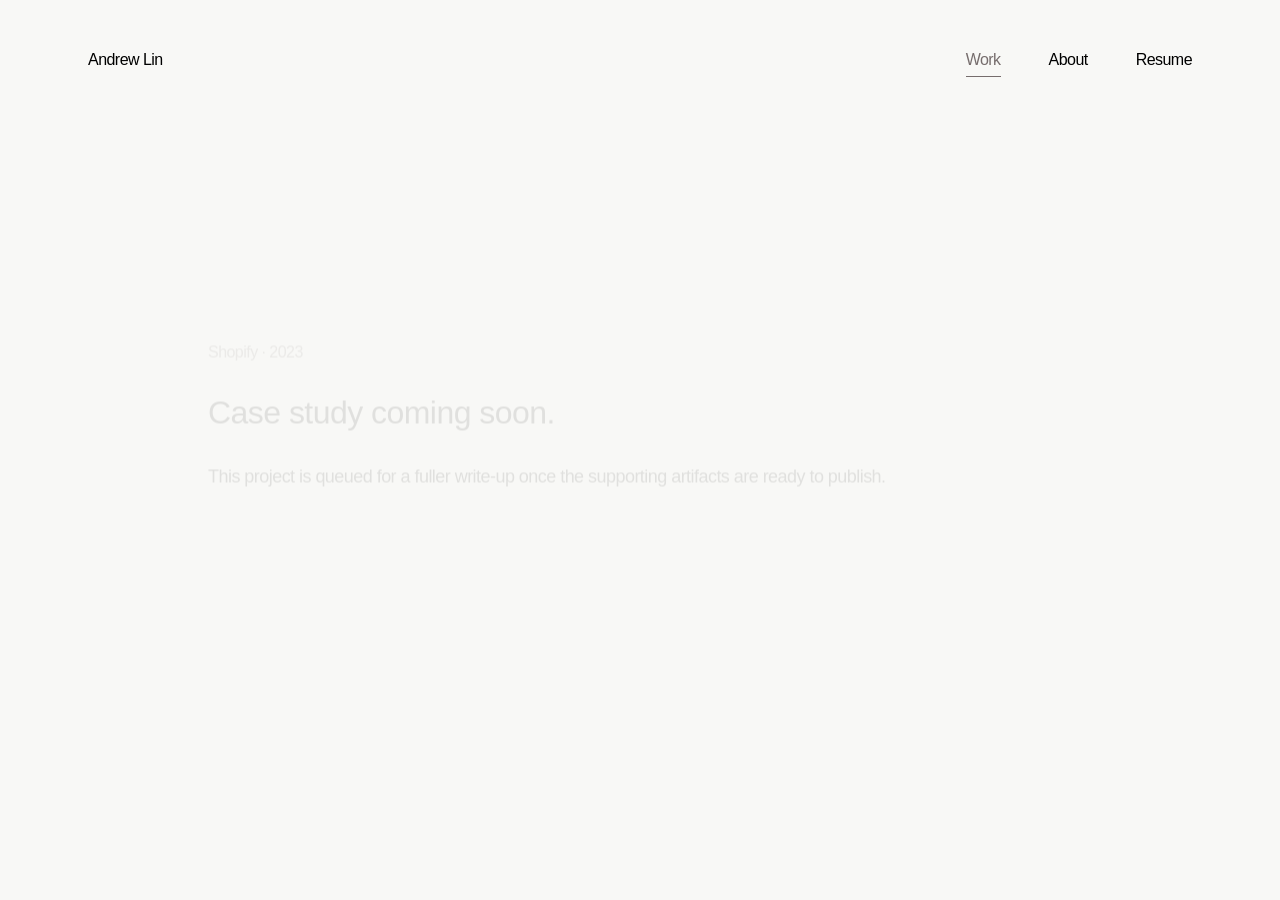
<file: case-studies/shopify.html>
<!DOCTYPE html>
<html lang="en">
  <head>
    <meta charset="UTF-8">
    <meta http-equiv="refresh" content="0; url=shopify/">
    <meta name="robots" content="noindex">
    <title>Redirecting...</title>
    <link rel="canonical" href="shopify/">
  </head>
  <body>
    <p>Redirecting to <a href="shopify/">shopify/</a>...</p>
  </body>
</html>
</file>
<file: css/styles.css>
@import url('https://fonts.googleapis.com/css2?family=Inter:wght@400;500&family=Source+Serif+4:opsz,wght@8..60,400&display=swap');

:root {
  --color-surface: #f8f8f6;
  --color-surface-strong: #efeee9;
  --color-text-primary: #000000;
  --color-text-secondary: #7c7c7c;
  --color-text-subtle: #766d6d;
  --color-divider: #d9d9d9;
  --color-brand-jpmc: #1279cd;
  --color-brand-shopify: #96bf47;
  --color-brand-hp: #024adc;
  --color-focus: #766d6d;
  --text-xl: clamp(1.75rem, 2vw + 1rem, 2rem);
  --text-lg: 1.5rem;
  --text-base: 1.125rem;
  --text-sm: 1rem;
  --text-xs: 0.875rem;
  --space-xs: 0.5rem;
  --space-sm: 1rem;
  --space-md: 1.5rem;
  --space-lg: 2rem;
  --space-xl: 3rem;
  --space-2xl: 4rem;
  --space-3xl: 6rem;
  --space-4xl: 9rem;
  --container-wide: 72rem;
  --container-narrow: 42rem;
  --radius-image: 0.5rem;
  --shadow-nav: 0 1px 0 rgba(0, 0, 0, 0.05);
  --transition-base: 200ms ease;
}

* {
  box-sizing: border-box;
}

html {
  scroll-behavior: smooth;
  background: var(--color-surface);
}

body,
h1,
h2,
h3,
h4,
p,
ul,
ol,
figure {
  margin: 0;
}

body {
  min-height: 100vh;
  background: var(--color-surface);
  color: var(--color-text-primary);
  font-family: 'Inter', sans-serif;
  font-size: var(--text-base);
  letter-spacing: -0.03em;
  line-height: 1.5;
}

a {
  color: inherit;
  text-decoration: none;
}

img,
svg {
  display: block;
  max-width: 100%;
}

button,
a,
input,
textarea,
select {
  font: inherit;
}

ul,
ol {
  padding-left: 1.4rem;
}

::selection {
  background: rgba(18, 121, 205, 0.14);
}

:focus-visible {
  outline: 2px solid var(--color-focus);
  outline-offset: 4px;
}

.skip-link {
  position: absolute;
  top: 1rem;
  left: 1rem;
  z-index: 1000;
  padding: 0.75rem 1rem;
  background: var(--color-text-primary);
  color: var(--color-surface);
  transform: translateY(-140%);
  transition: transform var(--transition-base);
}

.skip-link:focus-visible {
  transform: translateY(0);
}

.container-wide,
.container-narrow {
  width: min(100%, calc(100% - 3rem));
  margin-inline: auto;
  padding-inline: clamp(1.5rem, 5vw, 10rem);
}

.container-wide {
  max-width: calc(var(--container-wide) + 20rem);
}

.container-narrow {
  max-width: calc(var(--container-narrow) + 20rem);
}

.page-shell {
  padding-top: 1.25rem;
  padding-bottom: 2rem;
}

.site-header {
  position: sticky;
  top: 0;
  z-index: 100;
}

.site-nav {
  display: flex;
  align-items: center;
  justify-content: space-between;
  gap: var(--space-lg);
  min-height: 5rem;
  font-size: var(--text-sm);
}

.site-nav__home {
  font-weight: 400;
}

.site-nav__links {
  display: flex;
  flex-wrap: wrap;
  align-items: center;
  justify-content: flex-end;
  gap: var(--space-xl);
}

.site-nav__link {
  position: relative;
  transition: color var(--transition-base);
}

.site-nav__link::after {
  content: '';
  position: absolute;
  left: 0;
  bottom: -0.3rem;
  width: 100%;
  height: 1px;
  background: currentColor;
  transform: scaleX(0);
  transform-origin: left;
  transition: transform var(--transition-base);
}

.site-nav__link:hover::after,
.site-nav__link:focus-visible::after,
.site-nav__link[aria-current='page']::after {
  transform: scaleX(1);
}

.site-nav__link[aria-current='page'] {
  color: var(--color-text-subtle);
}

.site-header.nav--scrolled {
  backdrop-filter: blur(16px);
  background: rgba(248, 248, 246, 0.8);
  box-shadow: var(--shadow-nav);
}

.page-main {
  display: grid;
  padding-top: clamp(3rem, 6vw, 5rem);
  gap: var(--space-4xl);
}

.eyebrow {
  color: var(--color-text-subtle);
  font-size: var(--text-sm);
  line-height: 1.25;
}

.display-title {
  font-family: 'Source Serif 4', serif;
}

.page-title {
  font-family: 'Inter', sans-serif;
}

.display-title,
.page-title {
  font-size: var(--text-xl);
  font-weight: 400;
  line-height: 1.15;
}

.section-title,
.statement {
  font-size: var(--text-lg);
  font-weight: 400;
  line-height: 1.3;
}

.body-copy {
  font-size: var(--text-base);
}

.body-copy--muted {
  color: var(--color-text-secondary);
}

.section-divider {
  width: 100%;
  height: 1px;
  background: var(--color-divider);
}

.visually-hidden {
  position: absolute;
  width: 1px;
  height: 1px;
  padding: 0;
  margin: -1px;
  overflow: hidden;
  clip: rect(0, 0, 0, 0);
  white-space: nowrap;
  border: 0;
}

[data-reveal] {
  opacity: 0;
  transform: translateY(1rem);
  transition:
    opacity 500ms ease,
    transform 500ms ease;
}

[data-reveal].is-visible {
  opacity: 1;
  transform: translateY(0);
}

.hero {
  display: grid;
  gap: var(--space-2xl);
  align-items: start;
}

.hero__copy {
  display: grid;
  gap: var(--space-md);
  max-width: 42rem;
}

.hero__lede {
  display: grid;
  gap: 0.625rem;
  font-size: var(--text-lg);
  line-height: 1.35;
}

.hero__highlight {
  color: var(--color-text-subtle);
}

.hero__experience {
  display: grid;
  gap: var(--space-sm);
}

.experience-row {
  display: grid;
  grid-template-columns: minmax(0, 1fr) auto;
  gap: var(--space-lg);
  align-items: center;
}

.experience-row__brand {
  display: inline-flex;
  align-items: center;
  gap: var(--space-sm);
  min-width: 0;
  font-size: var(--text-base);
}

.experience-row__year {
  color: var(--color-text-secondary);
  font-size: var(--text-base);
}

.experience-icon {
  display: inline-grid;
  place-items: center;
  width: 1.5rem;
  height: 1.5rem;
  flex: 0 0 auto;
}

.experience-icon img,
.experience-icon svg {
  width: 100%;
  height: 100%;
  object-fit: contain;
}

.work-section {
  display: grid;
  gap: var(--space-3xl);
}

.work-card {
  display: grid;
  gap: var(--space-lg);
  align-items: center;
  transition:
    transform var(--transition-base),
    opacity var(--transition-base);
}

.work-card:hover,
.work-card:focus-visible {
  transform: translateY(-2px);
}

.work-card__copy {
  display: grid;
  gap: var(--space-xs);
  align-content: start;
}

.work-card--wip {
  opacity: 0.5;
  pointer-events: none;
}

.status-pill {
  display: inline-flex;
  width: fit-content;
  align-items: center;
  justify-content: center;
  padding: 0.35rem 0.65rem;
  border: 1px solid var(--color-divider);
  border-radius: 999px;
  color: var(--color-text-subtle);
  font-size: var(--text-xs);
}

.media-placeholder {
  width: 100%;
  border: 1px solid rgba(0, 0, 0, 0.06);
  border-radius: var(--radius-image);
  background-color: #f1f0eb;
  background-position: center;
  background-repeat: no-repeat;
  background-size: cover;
}

.work-card__media,
.media-placeholder--hero {
  aspect-ratio: 16 / 9;
}

.work-card__media,
.media-placeholder--hero,
.media-placeholder--feature,
.media-placeholder--research {
  background-image: url('../assets/images/passkey-placeholder.svg');
}

.media-placeholder--portrait {
  aspect-ratio: 5 / 6;
  background-image:
    linear-gradient(135deg, rgba(18, 121, 205, 0.06), rgba(0, 0, 0, 0) 40%),
    linear-gradient(180deg, #f1f0eb, #e8e5df);
}

.media-placeholder--feature {
  aspect-ratio: 363 / 270;
}

.media-placeholder--research {
  aspect-ratio: 16 / 10;
}

.about-page {
  display: grid;
  gap: var(--space-2xl);
  align-items: start;
}

.polaroid {
  display: grid;
  gap: 1rem;
  padding: 1rem 1rem 1.25rem;
  background: #fcfbf8;
  border: 1px solid rgba(0, 0, 0, 0.08);
  box-shadow: 0 10px 30px rgba(0, 0, 0, 0.04);
  transform: rotate(-2deg);
}

.polaroid__caption {
  color: var(--color-text-secondary);
  font-size: var(--text-sm);
}

.about-page__content {
  display: grid;
  gap: var(--space-lg);
}

.about-section {
  display: grid;
  gap: var(--space-md);
}

.about-section--copy {
  gap: var(--space-sm);
}

.about-rich-text {
  display: grid;
  gap: var(--space-sm);
}

.inline-link {
  text-decoration: underline;
  text-underline-offset: 0.15em;
  transition: color var(--transition-base);
}

.inline-link:hover,
.inline-link:focus-visible {
  color: var(--color-text-subtle);
}

.about-section__heading-group {
  display: grid;
  gap: var(--space-xs);
}

.about-section__heading {
  font-size: var(--text-base);
  font-weight: 500;
}

.philosophy-list {
  display: grid;
  gap: var(--space-md);
}

.philosophy-list li::marker {
  font-weight: 400;
}

.case-study {
  display: grid;
  gap: var(--space-2xl);
}

.case-study--jpmc {
  display: block;
  max-width: 43.3125rem;
  padding-inline: 1rem;
}

.cs-header {
  display: grid;
  gap: var(--space-xs);
}

.cs-hero {
  margin-top: calc(var(--space-md) * -1);
}

.cs-details {
  display: grid;
  gap: var(--space-sm);
  margin-top: calc(var(--space-md) * -1);
}

.cs-detail {
  display: grid;
  gap: 0.35rem;
  align-content: start;
}

.cs-detail .eyebrow {
  color: var(--color-text-primary);
  font-size: var(--text-base);
  line-height: 1.25;
}

.cs-detail p:not(.eyebrow) {
  color: var(--color-text-secondary);
  font-size: var(--text-sm);
  line-height: 1.4;
}

.case-study--jpmc > * {
  margin-top: 0;
}

.case-study--jpmc > * + * {
  margin-top: 3.5rem;
}

.case-study--jpmc .eyebrow {
  font-size: 0.875rem;
  line-height: 1.2;
}

.case-study--jpmc .cs-header + .cs-hero {
  margin-top: 1.5rem;
}

.case-study--jpmc .cs-hero {
  margin-top: 1.5rem;
}

.case-study--jpmc .cs-details {
  margin-top: 1.5rem;
}

.case-study--jpmc .cs-detail .eyebrow {
  color: var(--color-text-primary);
  font-size: 1.0625rem;
  line-height: 1.2;
}

.case-study--jpmc .cs-detail p:not(.eyebrow) {
  font-size: 0.9375rem;
  line-height: 1.35;
}

.case-study--jpmc .section-block--problem,
.case-study--jpmc .section-block--insight,
.case-study--jpmc .section-block--opportunity,
.case-study--jpmc .section-block--solution,
.case-study--jpmc .section-block--impact,
.case-study--jpmc .section-block--decision-intro,
.case-study--jpmc .section-block--reflection {
  gap: 0.875rem;
}

.case-study--jpmc .section-block--problem {
  margin-top: 3.25rem;
}

.case-study--jpmc .stat-pair {
  margin-top: 3.25rem;
  gap: 1rem;
}

.case-study--jpmc .section-block--insight {
  margin-top: 3.75rem;
}

.case-study--jpmc .split-columns--goals {
  margin-top: 2.875rem;
  gap: 1.75rem;
}

.case-study--jpmc .section-block--opportunity,
.case-study--jpmc .section-block--solution {
  margin-top: 3.75rem;
}

.case-study--jpmc .feature-stack--jpmc {
  margin-top: 2.5rem;
  gap: 3.125rem;
}

.case-study--jpmc .feature-row,
.case-study--jpmc .research-row {
  gap: 1.5rem;
}

.case-study--jpmc .section-block--impact {
  margin-top: 4.375rem;
}

.case-study--jpmc .research-stack--jpmc {
  margin-top: 2.25rem;
  gap: 3.125rem;
}

.case-study--jpmc .section-block--decision-intro {
  margin-top: 3.75rem;
}

.case-study--jpmc .decision-stack--jpmc {
  margin-top: 2.5rem;
  gap: clamp(5rem, 10vw, 7.5rem);
}

.case-study--jpmc .section-block--reflection {
  margin-top: 4.375rem;
}

.case-study--jpmc .reflection-list--ordered {
  padding-left: 2rem;
  gap: 2.25rem;
}

.case-study--jpmc .reflection-item {
  display: grid;
  gap: 0.625rem;
}

.case-study--jpmc .reflection-item::marker {
  font-size: var(--text-base);
  font-weight: 600;
}

.case-study--jpmc .reflection-item__title {
  font-size: var(--text-base);
  font-weight: 600;
  line-height: 1.3;
}

.section-block {
  display: grid;
  gap: var(--space-sm);
}

.stat-pair {
  display: grid;
  gap: var(--space-sm);
}

.stat-card {
  display: grid;
  gap: var(--space-sm);
  padding: var(--space-md);
  border: 1px solid rgba(0, 0, 0, 0.08);
}

.stat-card {
  background: #f5f4ed;
}

.split-card {
  display: grid;
  gap: 0.75rem;
  align-content: start;
}

.case-study--jpmc .stat-card {
  padding: 1.25rem;
}

.case-study--jpmc .split-card__list {
  gap: 0.625rem;
}

.stat-card__value {
  font-size: 24px;
  font-weight: 600;
  line-height: 1;
  letter-spacing: -0.03em;
}

.stat-card__description {
  width: min(100%, 245px);
  color: #3e3e3e;
  font-size: 16px;
  font-weight: 400;
  line-height: 1;
  letter-spacing: -0.03em;
}

.split-columns,
.feature-stack,
.research-stack,
.decision-stack,
.reflection-list,
.placeholder-page {
  display: grid;
  gap: var(--space-lg);
}

.split-card__list {
  display: grid;
  gap: 0.75rem;
  padding-left: 1.25rem;
}

.feature-row,
.research-row {
  display: grid;
  gap: var(--space-lg);
  align-items: center;
}

.section-label {
  font-size: var(--text-base);
  line-height: 1.35;
}

.research-phase {
  display: grid;
  gap: var(--space-md);
}

.placeholder-page {
  min-height: 50vh;
  align-content: center;
}

@media (min-width: 48rem) {
  .hero,
  .about-page,
  .work-card,
  .feature-row,
  .research-row,
  .stat-pair,
  .split-columns,
  .cs-details {
    grid-template-columns: repeat(2, minmax(0, 1fr));
  }

  .hero {
    grid-template-columns: minmax(0, 1.7fr) minmax(18rem, 1fr);
  }

  .work-card {
    grid-template-columns: minmax(16rem, 0.72fr) minmax(0, 1fr);
  }

  .about-page {
    grid-template-columns: minmax(17rem, 0.85fr) minmax(0, 1.2fr);
  }

  .cs-details {
    grid-template-columns: repeat(4, minmax(0, 1fr));
    gap: var(--space-lg);
  }

  .stat-pair,
  .split-columns {
    gap: var(--space-lg);
  }

  .feature-row {
    grid-template-columns: minmax(0, 1.1fr) minmax(14rem, 0.8fr);
  }

  .research-row {
    grid-template-columns: minmax(12rem, 0.7fr) minmax(0, 1fr);
  }

  .case-study--jpmc {
    max-width: 41.3125rem;
    padding-inline: 0;
  }
}

@media (max-width: 63.99rem) {
  .page-shell {
    padding-block-end: 1.5rem;
  }

  .site-nav {
    align-items: flex-start;
    flex-direction: column;
    padding-block: 1rem;
  }

  .site-nav__links {
    gap: 1.5rem;
    justify-content: flex-start;
  }

  .hero__lede {
    font-size: 1.25rem;
  }
}

@media (prefers-reduced-motion: reduce) {
  html {
    scroll-behavior: auto;
  }

  *,
  *::before,
  *::after {
    animation-duration: 0.01ms !important;
    animation-iteration-count: 1 !important;
    transition-duration: 0.01ms !important;
  }
}
</file>
